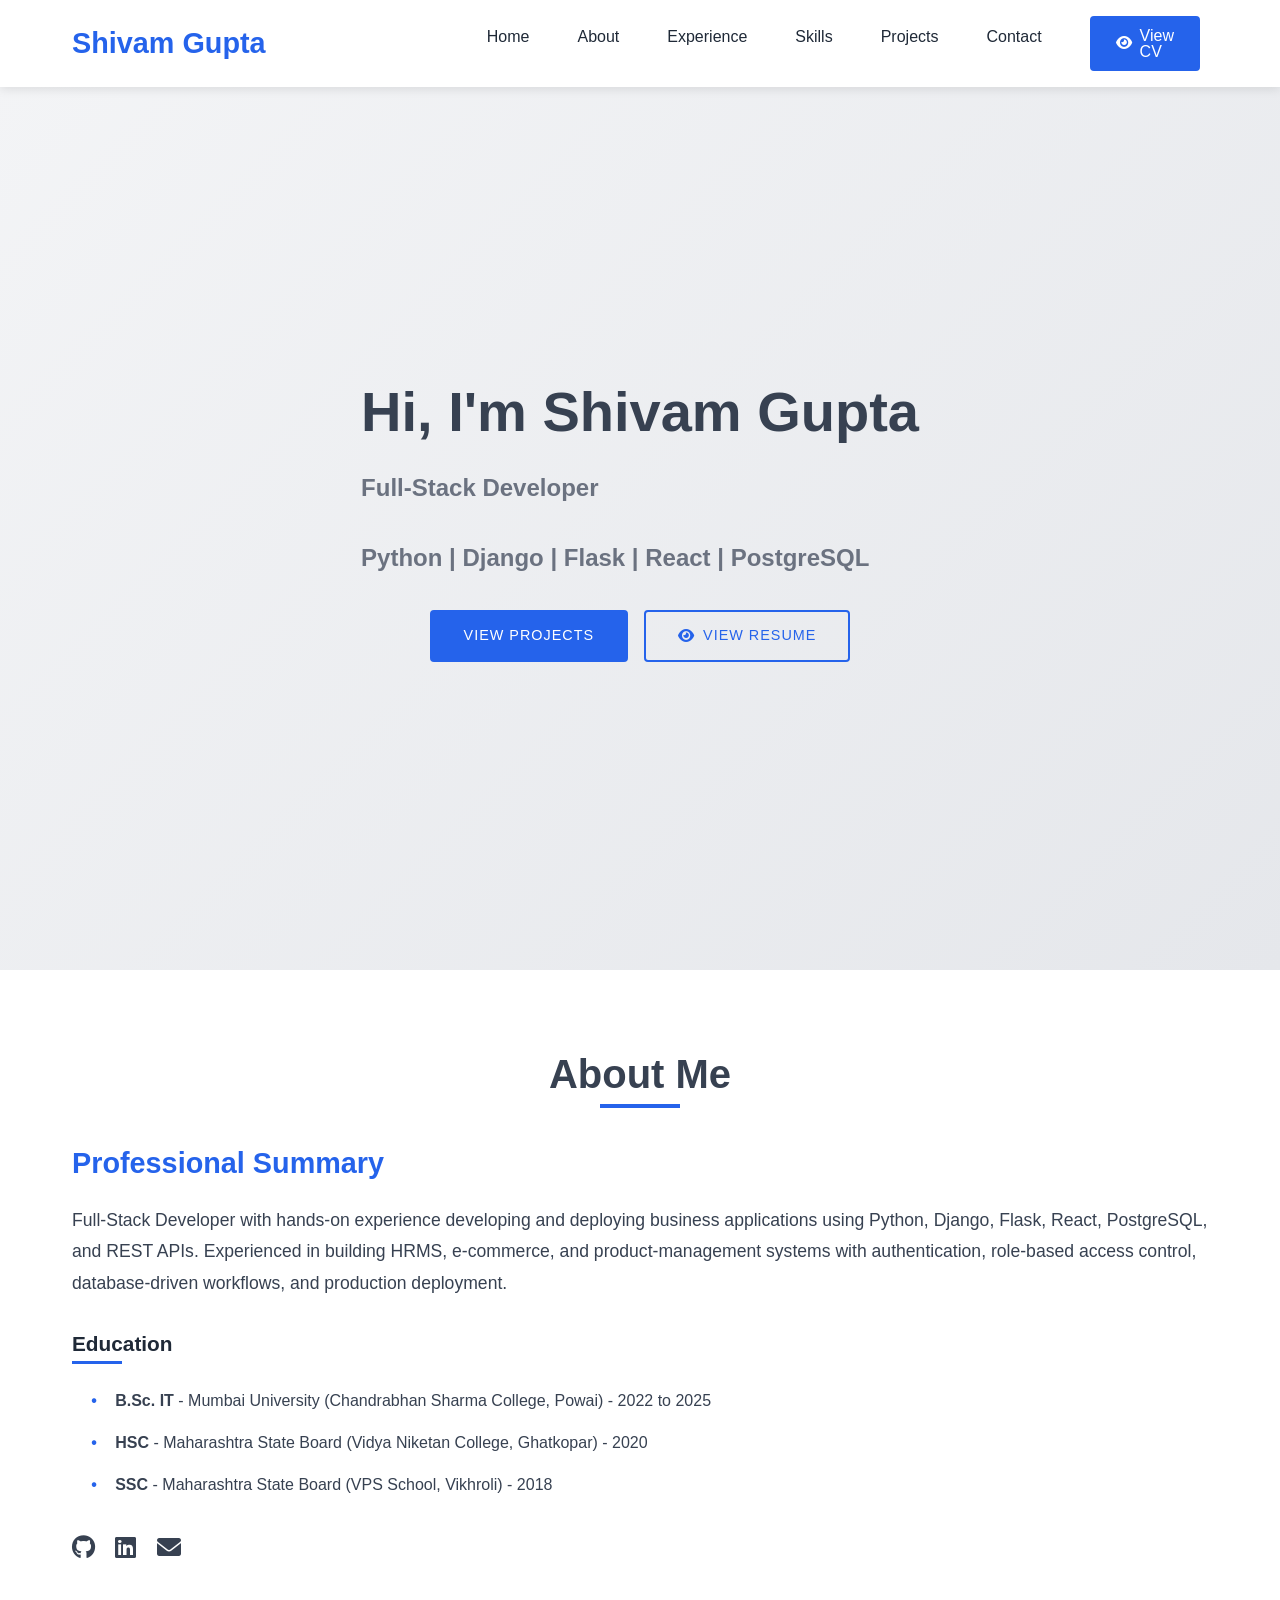
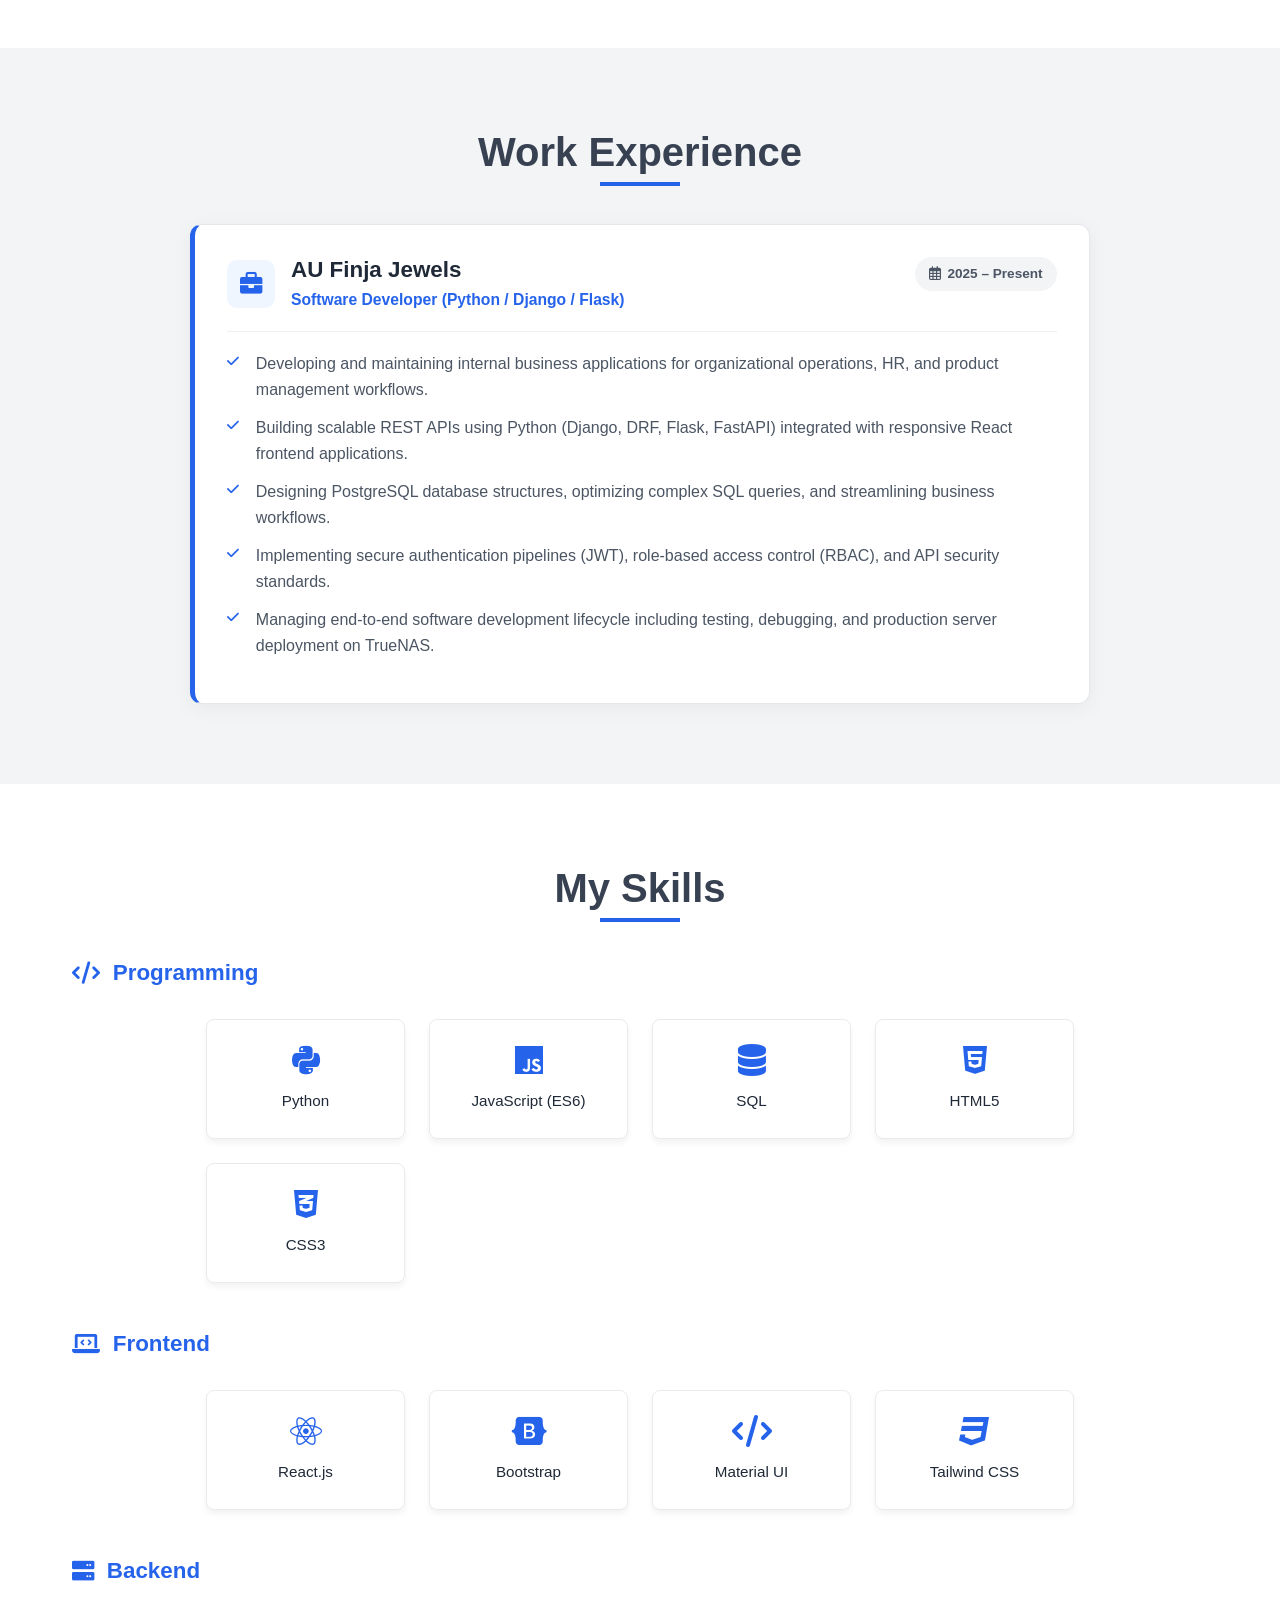
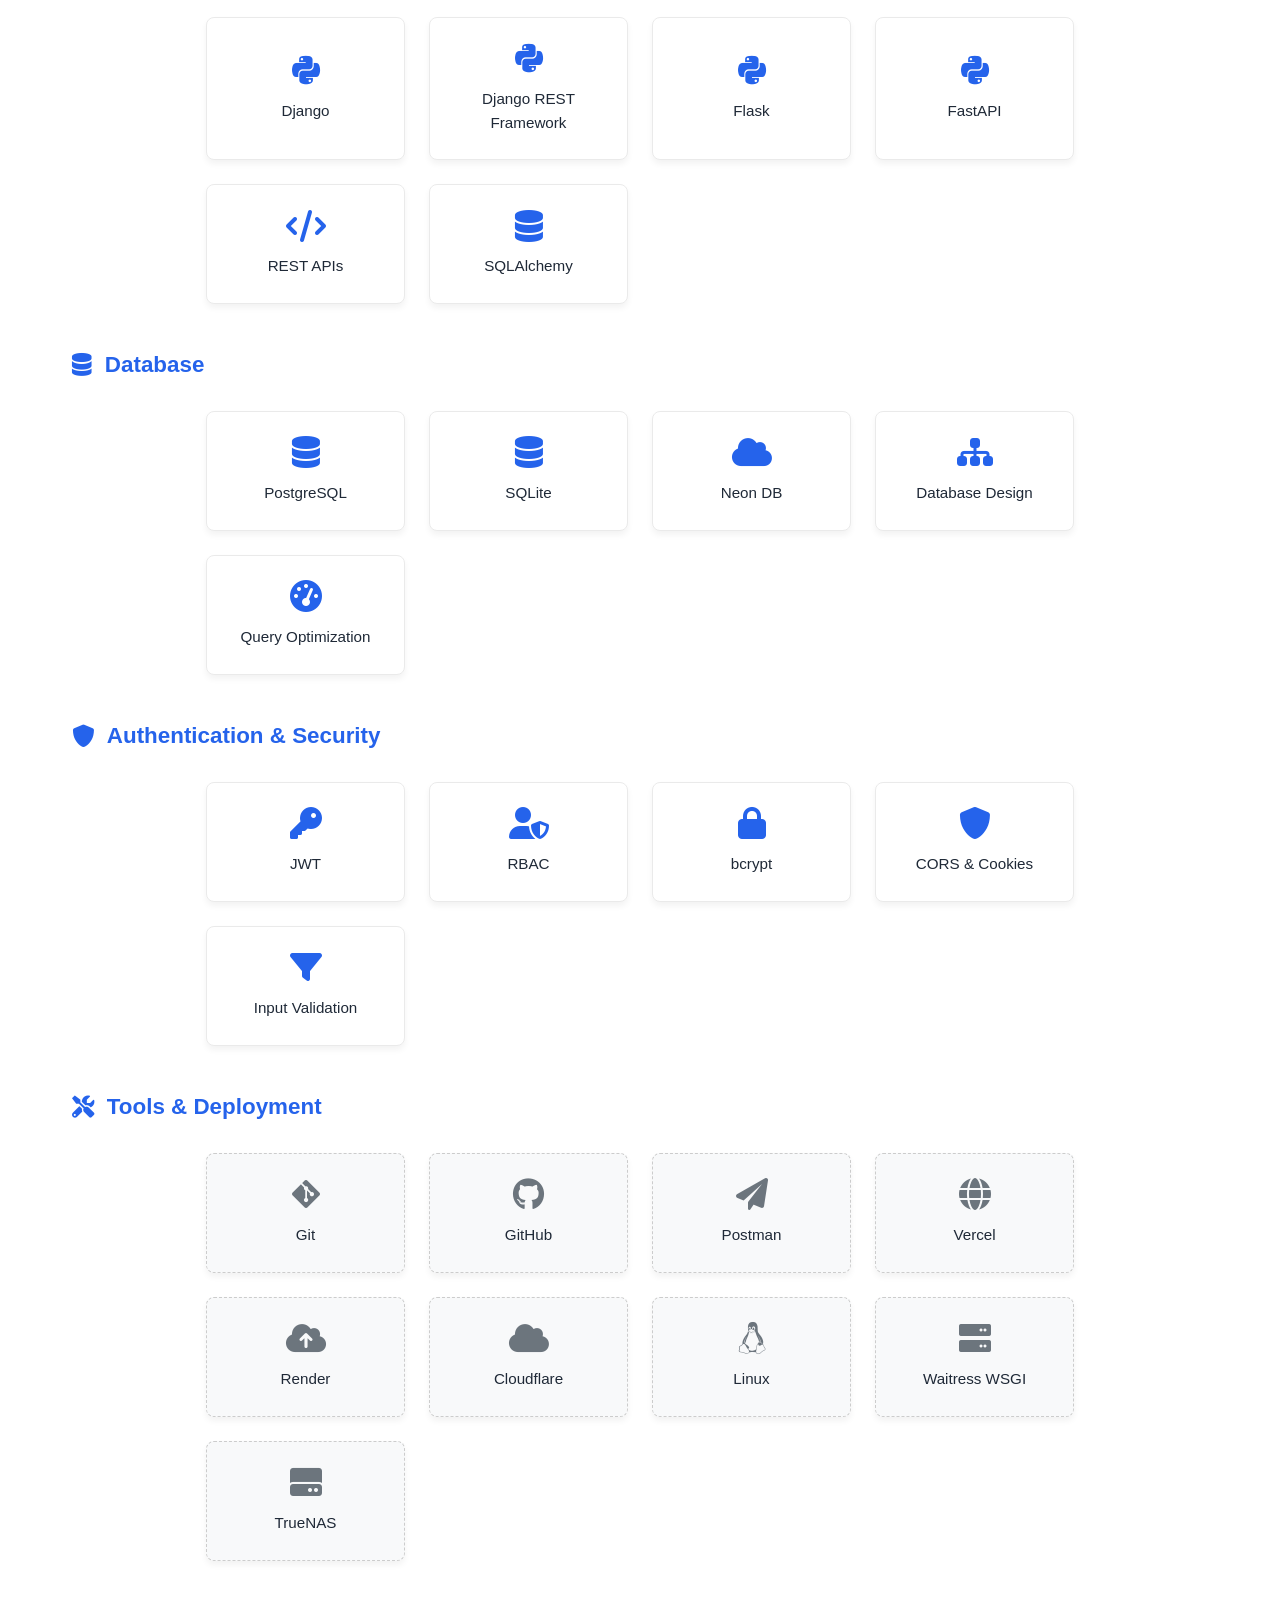
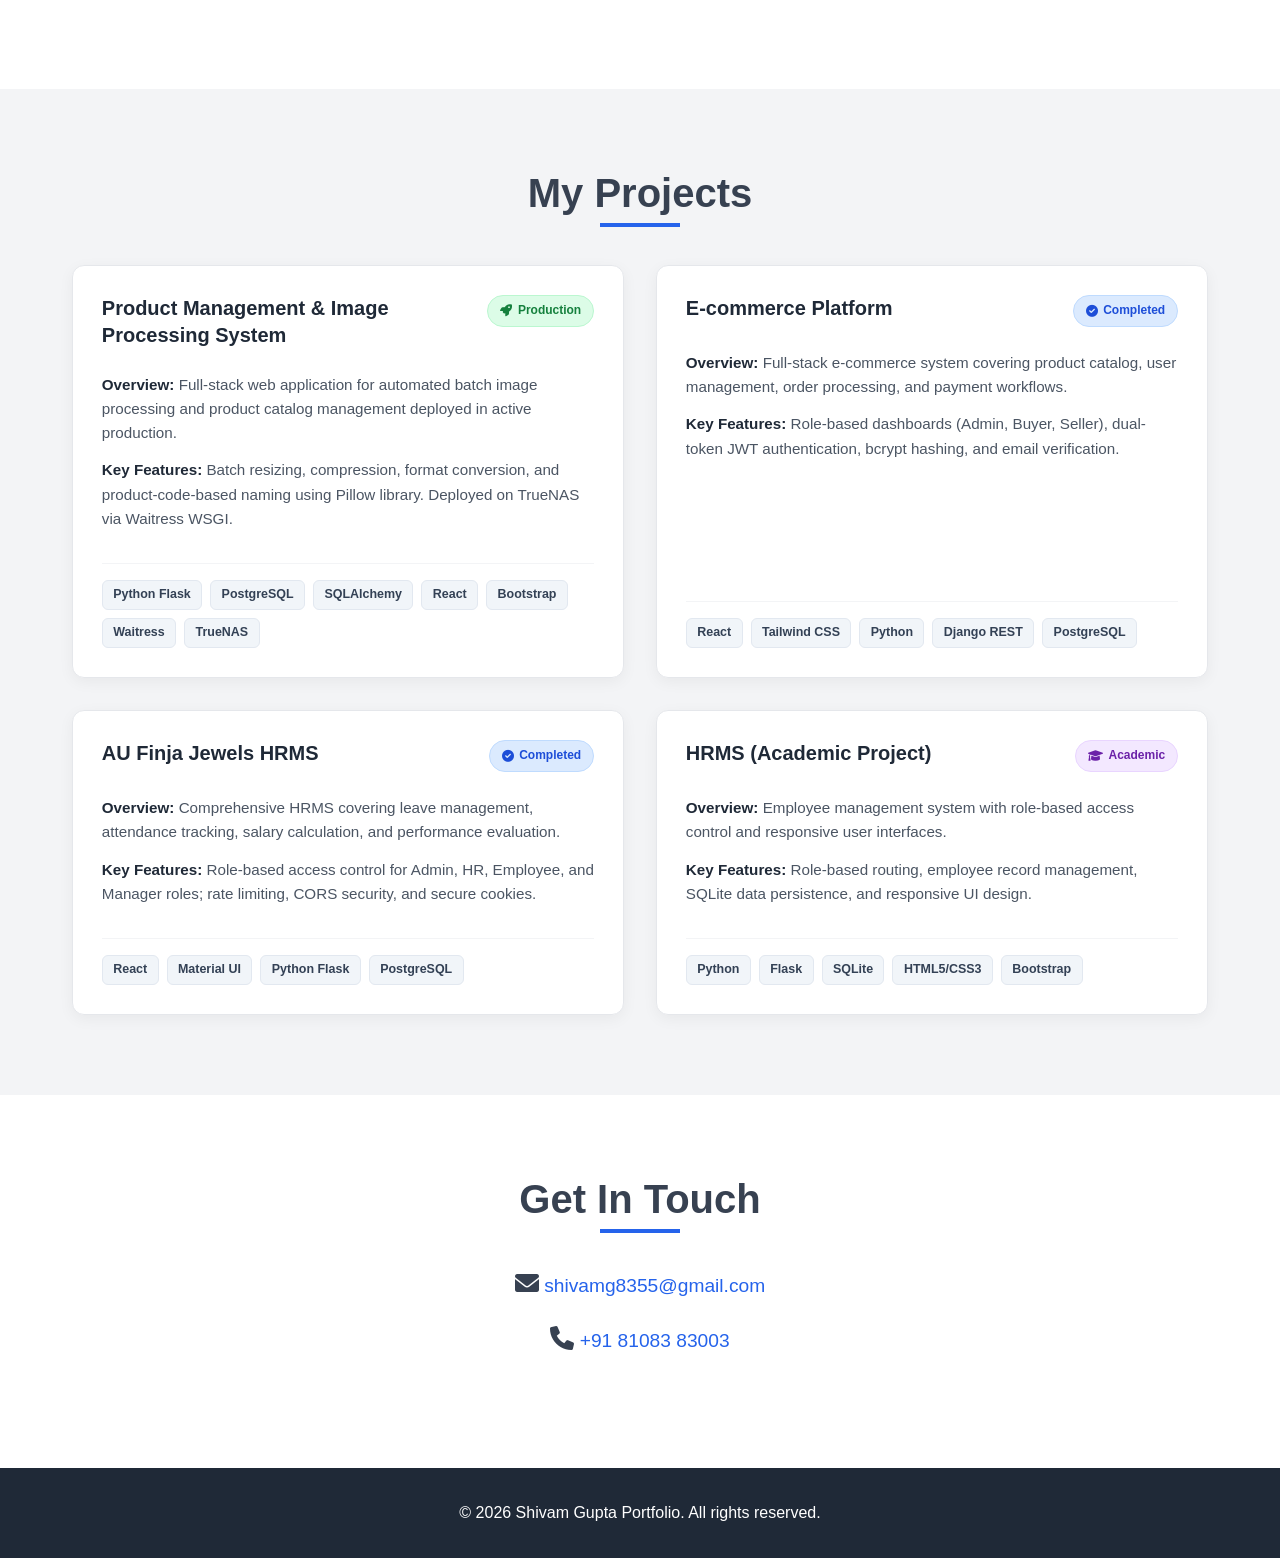
<file: index.html>
<!DOCTYPE html>
<html lang="en">

<head>
    <meta charset="UTF-8">
    <meta name="viewport" content="width=device-width, initial-scale=1.0">
    <title>Shivam Gupta - Full-Stack Developer</title>
    <link rel="stylesheet" href="style.css">
    <link rel="icon" type="image/png" href="favicon.png">
    <link rel="stylesheet" href="https://cdnjs.cloudflare.com/ajax/libs/font-awesome/6.0.0-beta3/css/all.min.css">
</head>

<body>
    <nav id="navbar">
        <div class="container">
            <h1 class="logo">Shivam Gupta</h1>
            <div class="menu-btn">
                <div class="menu-btn__lines"></div>
            </div>
            <ul class="nav-links">
                <li class="nav-item"><a href="#home" class="nav-link">Home</a></li>
                <li class="nav-item"><a href="#about" class="nav-link">About</a></li>
                <li class="nav-item"><a href="#experience" class="nav-link">Experience</a></li>
                <li class="nav-item"><a href="#skills" class="nav-link">Skills</a></li>
                <li class="nav-item"><a href="#projects" class="nav-link">Projects</a></li>
                <li class="nav-item"><a href="#contact" class="nav-link">Contact</a></li>
                <li class="nav-item"><a href="resume.html" class="nav-link btn-download"><i class="fas fa-eye"></i> View
                        CV</a></li>
            </ul>
        </div>
    </nav>

    <header id="home" class="hero">
        <div class="container">
            <div class="hero-content">
                <h1><strong>Hi, I'm Shivam Gupta</strong></h1>
                <p><strong>Full-Stack Developer</strong></p>
                <p><strong>Python | Django | Flask | React | PostgreSQL</strong></p>
                <div class="hero-buttons">
                    <a href="#projects" class="btn">View Projects</a>
                    <a href="resume.html" class="btn btn-outline">
                        <i class="fas fa-eye"></i> View Resume
                    </a>
                </div>
            </div>
        </div>
    </header>

    <section id="about" class="section">
        <div class="container">
            <h2>About Me</h2>
            <div class="about-content">
                <div class="about-text">
                    <h3>Professional Summary</h3>
                    <p>Full-Stack Developer with hands-on experience developing and deploying business applications using Python, Django, Flask, React, PostgreSQL, and REST APIs. Experienced in building HRMS, e-commerce, and product-management systems with authentication, role-based access control, database-driven workflows, and production deployment.</p>

                    <h4>Education</h4>
                    <ul class="education-list">
                        <li><strong>B.Sc. IT</strong> - Mumbai University (Chandrabhan Sharma College, Powai) - 2022 to 2025</li>
                        <li><strong>HSC</strong> - Maharashtra State Board (Vidya Niketan College, Ghatkopar) - 2020</li>
                        <li><strong>SSC</strong> - Maharashtra State Board (VPS School, Vikhroli) - 2018</li>
                    </ul>

                    <div class="social-links">
                        <a href="https://github.com/shivamg108" title="GitHub"><i class="fab fa-github"></i></a>
                        <a href="https://www.linkedin.com/in/shivam-gupta-35264a30b" title="LinkedIn"><i class="fab fa-linkedin"></i></a>
                        <a class="email-link" href="mailto:shivamg8355@gmail.com" title="Email me">
                            <i class="fas fa-envelope"></i>
                        </a>
                    </div>
                </div>
            </div>
        </div>
    </section>

    <section id="experience" class="section bg-light">
        <div class="container">
            <h2>Work Experience</h2>
            <div class="experience-container">
                <div class="experience-card">
                    <div class="experience-header">
                        <div class="company-info">
                            <div class="company-icon"><i class="fas fa-briefcase"></i></div>
                            <div>
                                <h3>AU Finja Jewels</h3>
                                <p class="role-title">Software Developer (Python / Django / Flask)</p>
                            </div>
                        </div>
                        <span class="experience-date"><i class="far fa-calendar-alt"></i> 2025 – Present</span>
                    </div>
                    <ul class="experience-bullets">
                        <li><i class="fas fa-check"></i> Developing and maintaining internal business applications for organizational operations, HR, and product management workflows.</li>
                        <li><i class="fas fa-check"></i> Building scalable REST APIs using Python (Django, DRF, Flask, FastAPI) integrated with responsive React frontend applications.</li>
                        <li><i class="fas fa-check"></i> Designing PostgreSQL database structures, optimizing complex SQL queries, and streamlining business workflows.</li>
                        <li><i class="fas fa-check"></i> Implementing secure authentication pipelines (JWT), role-based access control (RBAC), and API security standards.</li>
                        <li><i class="fas fa-check"></i> Managing end-to-end software development lifecycle including testing, debugging, and production server deployment on TrueNAS.</li>
                    </ul>
                </div>
            </div>
        </div>
    </section>

    <section id="skills" class="section">
        <div class="container">
            <h2>My Skills</h2>
            <div class="skills-container">
                <div class="skill-category">
                    <h3><i class="fas fa-code"></i> Programming</h3>
                    <div class="skills-grid">
                        <div class="skill-item"><i class="fab fa-python"></i><span>Python</span></div>
                        <div class="skill-item"><i class="fab fa-js"></i><span>JavaScript (ES6)</span></div>
                        <div class="skill-item"><i class="fas fa-database"></i><span>SQL</span></div>
                        <div class="skill-item"><i class="fab fa-html5"></i><span>HTML5</span></div>
                        <div class="skill-item"><i class="fab fa-css3-alt"></i><span>CSS3</span></div>
                    </div>
                </div>

                <div class="skill-category">
                    <h3><i class="fas fa-laptop-code"></i> Frontend</h3>
                    <div class="skills-grid">
                        <div class="skill-item"><i class="fab fa-react"></i><span>React.js</span></div>
                        <div class="skill-item"><i class="fab fa-bootstrap"></i><span>Bootstrap</span></div>
                        <div class="skill-item"><i class="fas fa-code"></i><span>Material UI</span></div>
                        <div class="skill-item"><i class="fab fa-css3"></i><span>Tailwind CSS</span></div>
                    </div>
                </div>

                <div class="skill-category">
                    <h3><i class="fas fa-server"></i> Backend</h3>
                    <div class="skills-grid">
                        <div class="skill-item"><i class="fab fa-python"></i><span>Django</span></div>
                        <div class="skill-item"><i class="fab fa-python"></i><span>Django REST Framework</span></div>
                        <div class="skill-item"><i class="fab fa-python"></i><span>Flask</span></div>
                        <div class="skill-item"><i class="fab fa-python"></i><span>FastAPI</span></div>
                        <div class="skill-item"><i class="fas fa-code"></i><span>REST APIs</span></div>
                        <div class="skill-item"><i class="fas fa-database"></i><span>SQLAlchemy</span></div>
                    </div>
                </div>

                <div class="skill-category">
                    <h3><i class="fas fa-database"></i> Database</h3>
                    <div class="skills-grid">
                        <div class="skill-item"><i class="fas fa-database"></i><span>PostgreSQL</span></div>
                        <div class="skill-item"><i class="fas fa-database"></i><span>SQLite</span></div>
                        <div class="skill-item"><i class="fas fa-cloud"></i><span>Neon DB</span></div>
                        <div class="skill-item"><i class="fas fa-sitemap"></i><span>Database Design</span></div>
                        <div class="skill-item"><i class="fas fa-tachometer-alt"></i><span>Query Optimization</span></div>
                    </div>
                </div>

                <div class="skill-category">
                    <h3><i class="fas fa-shield-alt"></i> Authentication & Security</h3>
                    <div class="skills-grid">
                        <div class="skill-item"><i class="fas fa-key"></i><span>JWT</span></div>
                        <div class="skill-item"><i class="fas fa-user-shield"></i><span>RBAC</span></div>
                        <div class="skill-item"><i class="fas fa-lock"></i><span>bcrypt</span></div>
                        <div class="skill-item"><i class="fas fa-shield-alt"></i><span>CORS & Cookies</span></div>
                        <div class="skill-item"><i class="fas fa-filter"></i><span>Input Validation</span></div>
                    </div>
                </div>

                <div class="skill-category">
                    <h3><i class="fas fa-tools"></i> Tools & Deployment</h3>
                    <div class="skills-grid">
                        <div class="skill-item"><i class="fab fa-git-alt"></i><span>Git</span></div>
                        <div class="skill-item"><i class="fab fa-github"></i><span>GitHub</span></div>
                        <div class="skill-item"><i class="fas fa-paper-plane"></i><span>Postman</span></div>
                        <div class="skill-item"><i class="fas fa-globe"></i><span>Vercel</span></div>
                        <div class="skill-item"><i class="fas fa-cloud-upload-alt"></i><span>Render</span></div>
                        <div class="skill-item"><i class="fas fa-cloud"></i><span>Cloudflare</span></div>
                        <div class="skill-item"><i class="fab fa-linux"></i><span>Linux</span></div>
                        <div class="skill-item"><i class="fas fa-server"></i><span>Waitress WSGI</span></div>
                        <div class="skill-item"><i class="fas fa-hdd"></i><span>TrueNAS</span></div>
                    </div>
                </div>
            </div>
        </div>
    </section>

    <section id="projects" class="section bg-light">
        <div class="container">
            <h2>My Projects</h2>
            <div class="projects-grid">
                <div class="project-card">
                    <div class="project-header">
                        <div class="project-title-area">
                            <h3>Product Management & Image Processing System</h3>
                            <span class="badge badge-production"><i class="fas fa-rocket"></i> Production</span>
                        </div>
                    </div>
                    <div class="project-body">
                        <p class="project-desc"><strong>Overview:</strong> Full-stack web application for automated batch image processing and product catalog management deployed in active production.</p>
                        <p class="project-desc"><strong>Key Features:</strong> Batch resizing, compression, format conversion, and product-code-based naming using Pillow library. Deployed on TrueNAS via Waitress WSGI.</p>
                    </div>
                    <div class="project-footer">
                        <div class="tech-tags">
                            <span class="tag">Python Flask</span>
                            <span class="tag">PostgreSQL</span>
                            <span class="tag">SQLAlchemy</span>
                            <span class="tag">React</span>
                            <span class="tag">Bootstrap</span>
                            <span class="tag">Waitress</span>
                            <span class="tag">TrueNAS</span>
                        </div>
                    </div>
                </div>

                <div class="project-card">
                    <div class="project-header">
                        <div class="project-title-area">
                            <h3>E-commerce Platform</h3>
                            <span class="badge badge-completed"><i class="fas fa-check-circle"></i> Completed</span>
                        </div>
                    </div>
                    <div class="project-body">
                        <p class="project-desc"><strong>Overview:</strong> Full-stack e-commerce system covering product catalog, user management, order processing, and payment workflows.</p>
                        <p class="project-desc"><strong>Key Features:</strong> Role-based dashboards (Admin, Buyer, Seller), dual-token JWT authentication, bcrypt hashing, and email verification.</p>
                    </div>
                    <div class="project-footer">
                        <div class="tech-tags">
                            <span class="tag">React</span>
                            <span class="tag">Tailwind CSS</span>
                            <span class="tag">Python</span>
                            <span class="tag">Django REST</span>
                            <span class="tag">PostgreSQL</span>
                        </div>
                    </div>
                </div>

                <div class="project-card">
                    <div class="project-header">
                        <div class="project-title-area">
                            <h3>AU Finja Jewels HRMS</h3>
                            <span class="badge badge-completed"><i class="fas fa-check-circle"></i> Completed</span>
                        </div>
                    </div>
                    <div class="project-body">
                        <p class="project-desc"><strong>Overview:</strong> Comprehensive HRMS covering leave management, attendance tracking, salary calculation, and performance evaluation.</p>
                        <p class="project-desc"><strong>Key Features:</strong> Role-based access control for Admin, HR, Employee, and Manager roles; rate limiting, CORS security, and secure cookies.</p>
                    </div>
                    <div class="project-footer">
                        <div class="tech-tags">
                            <span class="tag">React</span>
                            <span class="tag">Material UI</span>
                            <span class="tag">Python Flask</span>
                            <span class="tag">PostgreSQL</span>
                        </div>
                    </div>
                </div>

                <div class="project-card">
                    <div class="project-header">
                        <div class="project-title-area">
                            <h3>HRMS (Academic Project)</h3>
                            <span class="badge badge-academic"><i class="fas fa-graduation-cap"></i> Academic</span>
                        </div>
                    </div>
                    <div class="project-body">
                        <p class="project-desc"><strong>Overview:</strong> Employee management system with role-based access control and responsive user interfaces.</p>
                        <p class="project-desc"><strong>Key Features:</strong> Role-based routing, employee record management, SQLite data persistence, and responsive UI design.</p>
                    </div>
                    <div class="project-footer">
                        <div class="tech-tags">
                            <span class="tag">Python</span>
                            <span class="tag">Flask</span>
                            <span class="tag">SQLite</span>
                            <span class="tag">HTML5/CSS3</span>
                            <span class="tag">Bootstrap</span>
                        </div>
                    </div>
                </div>
            </div>
        </div>
    </section>
    <section id="contact" class="section">
        <div class="container">
            <h2>Get In Touch</h2>
            <div class="contact-content">
                <div class="contact-info">
                    <p><i class="fas fa-envelope"></i> <a href="mailto:shivamg8355@gmail.com">shivamg8355@gmail.com</a>
                    </p>
                    <p><i class="fas fa-phone"></i> <a href="tel:+918108383003">+91 81083 83003</a></p>
                </div>
                <!-- <form id="contact-form" action="mailto:shivamg8355@gmail.com" method="post" enctype="text/plain">
                    <input type="text" name="name" placeholder="Your Name" required>
                    <input type="email" name="email" placeholder="Your Email" required>
                    <textarea name="message" placeholder="Your Message" required></textarea>
                    <button type="submit" class="btn">Send Message</button>
                </form> -->
            </div>
        </div>
    </section>
    <footer>
        <div class="container">
            <p>&copy; <span id="year"></span> Shivam Gupta Portfolio. All rights reserved.</p>
        </div>
    </footer>

    <script src="main.js"></script>
</body>

</html>
</file>
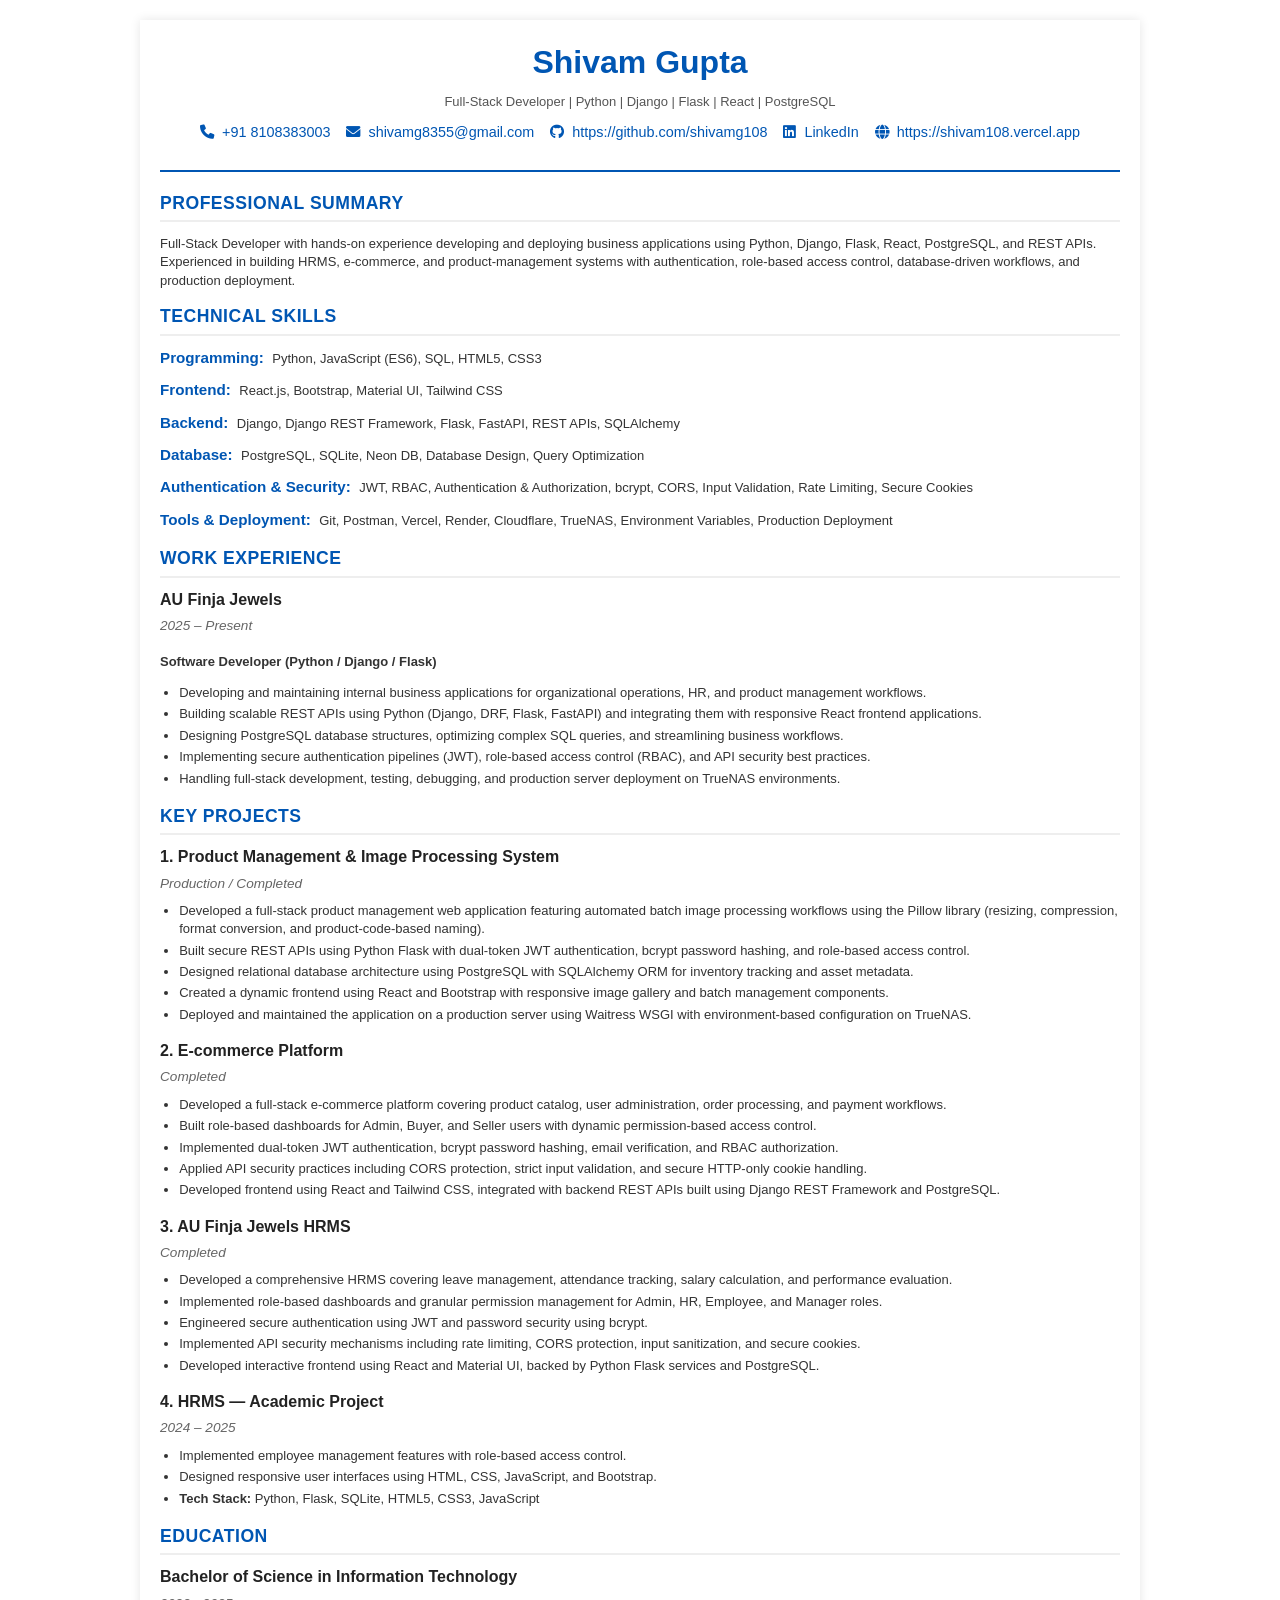
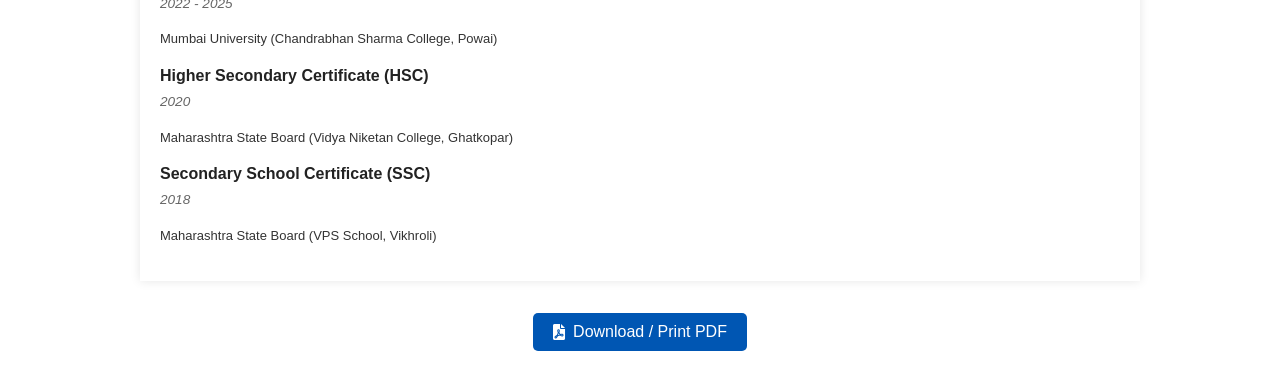
<file: 1resume.html>
<!DOCTYPE html>
<html lang="en">

<head>
    <meta charset="UTF-8">
    <meta name="viewport" content="width=device-width, initial-scale=1.0">
    <title>Shivam Gupta - Resume</title>
    <link rel="icon" type="image/png" href="favicon.png">
    <link rel="stylesheet" href="https://cdnjs.cloudflare.com/ajax/libs/font-awesome/6.0.0-beta3/css/all.min.css">
    <style>
        :root {
            --primary-color: #0056b3;
            --text-color: #333333;
            --bg-color: #ffffff;
            --light-gray: #f0f0f0;
        }

        body.resume-page {
            max-width: 1000px;
            margin: 0 auto;
            background: var(--bg-color);
            color: var(--text-color);
            font-family: 'Segoe UI', Tahoma, Geneva, Verdana, sans-serif;
            font-size: 13px;
            line-height: 1.4;
            padding: 20px;
        }

        .container {
            background: #fff;
            padding: 20px;
            box-shadow: 0 0 10px rgba(0, 0, 0, 0.1);
        }

        .resume-header {
            text-align: center;
            margin-bottom: 1.2rem;
            border-bottom: 2px solid var(--primary-color);
            padding-bottom: 1rem;
        }

        .resume-header h1 {
            color: var(--primary-color);
            margin: 0;
            font-size: 2rem;
        }

        .resume-header p {
            color: #555;
            margin: 0.5rem 0;
            font-weight: 500;
        }

        .contact-info {
            display: flex;
            justify-content: center;
            flex-wrap: wrap;
            gap: 1rem;
            margin: 0.7rem 0;
        }

        .contact-info a {
            color: var(--primary-color);
            text-decoration: none;
            display: flex;
            align-items: center;
            gap: 0.5rem;
            font-size: 0.9rem;
        }

        .resume-section {
            margin-bottom: 0.8rem;
        }

        .resume-section h2 {
            color: var(--primary-color);
            border-bottom: 2px solid #eee;
            padding-bottom: 0.3rem;
            margin-bottom: 0.7rem;
            text-transform: uppercase;
            font-size: 1.1rem;
            letter-spacing: 0.5px;
        }

        .resume-item {
            margin-bottom: 1rem;
        }

        .resume-item h3 {
            margin: 0.3rem 0;
            color: #222;
            font-size: 1rem;
        }

        .resume-item .date {
            color: #666;
            font-style: italic;
            font-size: 0.85rem;
            margin-bottom: 0.3rem;
            display: inline-block;
        }

        .resume-item ul {
            margin: 0.3rem 0 0 1.2rem;
            padding: 0;
        }

        .resume-item li {
            margin-bottom: 0.2rem;
        }

        .skill-category {
            margin-bottom: 0.6rem;
            line-height: 1.5;
        }

        .skill-category strong {
            color: var(--primary-color);
            font-size: 0.95rem;
            margin-right: 0.3rem;
        }

        .btn {
            background-color: var(--primary-color);
            color: white;
            padding: 10px 20px;
            text-decoration: none;
            border-radius: 5px;
            border: none;
            cursor: pointer;
            font-size: 1rem;
            display: inline-flex;
            align-items: center;
            gap: 8px;
            transition: background 0.3s;
        }

        .btn:hover {
            background-color: #004494;
        }

        @media print {
            @page {
                margin: 0.5cm;
                size: A4;
            }

            body {
                background: white !important;
                color: black !important;
                -webkit-print-color-adjust: exact !important;
                print-color-adjust: exact !important;
            }

            * {
                -webkit-print-color-adjust: exact !important;
                print-color-adjust: exact !important;
            }

            .container {
                box-shadow: none;
            }

            .resume-page {
                width: 100%;
                max-width: 100%;
                margin: 0;
                padding: 0;
                font-size: 11pt;
                line-height: 1.3;
            }

            .resume-header h1 {
                color: var(--primary-color) !important;
            }

            .resume-section h2 {
                color: var(--primary-color) !important;
                border-bottom: 2px solid var(--primary-color) !important;
            }

            .contact-info a {
                color: var(--primary-color) !important;
                text-decoration: none;
            }


            .no-print {
                display: none !important;
            }

            .print-only {
                display: block !important;
                margin-top: 2rem;
                padding-top: 1rem;
                border-top: 1px solid #ccc;
                text-align: center;
                font-size: 0.9em;
                page-break-inside: avoid;
            }

            a {
                text-decoration: none;
                color: inherit;
            }

            h2,
            h3 {
                break-after: avoid;
            }

            li,
            .skill-category {
                break-inside: avoid;
            }
        }

        @media screen {
            .print-only {
                display: none;
            }
        }
    </style>
</head>

<body class="resume-page">

    <div class="container">

        <div class="resume-header">
            <h1>Shivam Gupta</h1>
            <p>Full-Stack Developer | Python | Django | Flask | React | PostgreSQL</p>
            <div class="contact-info">
                <a href="tel:+918108383003">
                    <i class="fas fa-phone"></i> +91 8108383003
                </a>
                <a href="mailto:shivamg8355@gmail.com">
                    <i class="fas fa-envelope"></i> shivamg8355@gmail.com
                </a>
                <a href="https://github.com/shivamg108" target="_blank">
                    <i class="fab fa-github"></i> https://github.com/shivamg108
                </a>
                <a href="https://www.linkedin.com/in/shivam-gupta-35264a30b" target="_blank">
                    <i class="fab fa-linkedin"></i> LinkedIn
                </a>
                <a href="https://shivam108.vercel.app/" target="_blank">
                    <i class="fas fa-globe"></i> https://shivam108.vercel.app
                </a>
            </div>
        </div>

        <div class="resume-section">
            <h2>Professional Summary</h2>
            <p>
                Full-Stack Developer with hands-on experience developing and deploying business applications using
                Python, Django, Flask, React, PostgreSQL, and REST APIs. Experienced in building HRMS, e-commerce, and
                product-management systems with authentication, role-based access control, database-driven workflows,
                and production deployment.
            </p>
        </div>

        <div class="resume-section">
            <h2>Technical Skills</h2>
            <div class="skill-category">
                <strong>Programming:</strong> Python, JavaScript (ES6), SQL, HTML5, CSS3
            </div>
            <div class="skill-category">
                <strong>Frontend:</strong> React.js, Bootstrap, Material UI, Tailwind CSS
            </div>
            <div class="skill-category">
                <strong>Backend:</strong> Django, Django REST Framework, Flask, FastAPI, REST APIs, SQLAlchemy
            </div>
            <div class="skill-category">
                <strong>Database:</strong> PostgreSQL, SQLite, Neon DB, Database Design, Query Optimization
            </div>
            <div class="skill-category">
                <strong>Authentication & Security:</strong> JWT, RBAC, Authentication & Authorization, bcrypt, CORS,
                Input Validation, Rate Limiting, Secure Cookies
            </div>
            <div class="skill-category">
                <strong>Tools & Deployment:</strong> Git, Postman, Vercel, Render, Cloudflare, TrueNAS, Environment
                Variables, Production Deployment
            </div>
        </div>

        <div class="resume-section">
            <h2>Work Experience</h2>
            <div class="resume-item">
                <h3>AU Finja Jewels</h3>
                <div class="date">2025 – Present</div>
                <p><strong>Software Developer (Python / Django / Flask)</strong></p>
                <ul>
                    <li>
                        Developing and maintaining internal business applications for organizational operations, HR, and
                        product management workflows.
                    </li>
                    <li>
                        Building scalable REST APIs using Python (Django, DRF, Flask, FastAPI) and integrating them with
                        responsive React frontend applications.
                    </li>
                    <li>
                        Designing PostgreSQL database structures, optimizing complex SQL queries, and streamlining
                        business workflows.
                    </li>
                    <li>
                        Implementing secure authentication pipelines (JWT), role-based access control (RBAC), and API
                        security best practices.
                    </li>
                    <li>
                        Handling full-stack development, testing, debugging, and production server deployment on TrueNAS
                        environments.
                    </li>
                </ul>
            </div>
        </div>

        <div class="resume-section">
            <h2>Key Projects</h2>
            <div class="resume-item">
                <h3>1. Product Management & Image Processing System</h3>
                <div class="date">Production / Completed</div>
                <ul>
                    <li>
                        Developed a full-stack product management web application featuring automated batch image
                        processing workflows using the Pillow library (resizing, compression, format conversion, and
                        product-code-based naming).
                    </li>
                    <li>
                        Built secure REST APIs using Python Flask with dual-token JWT authentication, bcrypt password
                        hashing, and role-based access control.
                    </li>
                    <li>
                        Designed relational database architecture using PostgreSQL with SQLAlchemy ORM for inventory
                        tracking and asset metadata.
                    </li>
                    <li>
                        Created a dynamic frontend using React and Bootstrap with responsive image gallery and batch
                        management components.
                    </li>
                    <li>
                        Deployed and maintained the application on a production server using Waitress WSGI with
                        environment-based configuration on TrueNAS.
                    </li>
                </ul>
            </div>
            <div class="resume-item">
                <h3>2. E-commerce Platform</h3>
                <div class="date">Completed</div>
                <ul>
                    <li>
                        Developed a full-stack e-commerce platform covering product catalog, user administration, order
                        processing, and payment workflows.
                    </li>
                    <li>
                        Built role-based dashboards for Admin, Buyer, and Seller users with dynamic permission-based
                        access control.
                    </li>
                    <li>
                        Implemented dual-token JWT authentication, bcrypt password hashing, email verification, and RBAC
                        authorization.
                    </li>
                    <li>
                        Applied API security practices including CORS protection, strict input validation, and secure
                        HTTP-only cookie handling.
                    </li>
                    <li>
                        Developed frontend using React and Tailwind CSS, integrated with backend REST APIs built using
                        Django REST Framework and PostgreSQL.
                    </li>
                </ul>
            </div>
            <div class="resume-item">
                <h3>3. AU Finja Jewels HRMS</h3>
                <div class="date">Completed</div>
                <ul>
                    <li>
                        Developed a comprehensive HRMS covering leave management, attendance tracking, salary
                        calculation, and performance evaluation.
                    </li>
                    <li>
                        Implemented role-based dashboards and granular permission management for Admin, HR, Employee,
                        and Manager roles.
                    </li>
                    <li>
                        Engineered secure authentication using JWT and password security using bcrypt.
                    </li>
                    <li>
                        Implemented API security mechanisms including rate limiting, CORS protection, input
                        sanitization, and secure cookies.
                    </li>
                    <li>
                        Developed interactive frontend using React and Material UI, backed by Python Flask services and
                        PostgreSQL.
                    </li>
                </ul>
            </div>
            <div class="resume-item">
                <h3>4. HRMS — Academic Project</h3>
                <div class="date">2024 – 2025</div>
                <ul>
                    <li>
                        Implemented employee management features with role-based access control.
                    </li>
                    <li>
                        Designed responsive user interfaces using HTML, CSS, JavaScript, and Bootstrap.
                    </li>
                    <li>
                        <strong>Tech Stack:</strong> Python, Flask, SQLite, HTML5, CSS3, JavaScript
                    </li>
                </ul>
            </div>
        </div>

        <div class="resume-section">
            <h2>Education</h2>
            <div class="resume-item">
                <h3>Bachelor of Science in Information Technology</h3>
                <div class="date">2022 - 2025</div>
                <p>Mumbai University (Chandrabhan Sharma College, Powai)</p>
            </div>
            <div class="resume-item">
                <h3>Higher Secondary Certificate (HSC)</h3>
                <div class="date">2020</div>
                <p>Maharashtra State Board (Vidya Niketan College, Ghatkopar)</p>
            </div>
            <div class="resume-item">
                <h3>Secondary School Certificate (SSC)</h3>
                <div class="date">2018</div>
                <p>Maharashtra State Board (VPS School, Vikhroli)</p>
            </div>
        </div>
    </div>
    <div class="no-print" style="text-align:center; margin:2rem 0 0;">
        <button onclick="window.print()" class="btn">
            <i class="fas fa-file-pdf"></i> Download / Print PDF
        </button>
    </div>
</body>

</html>
</file>
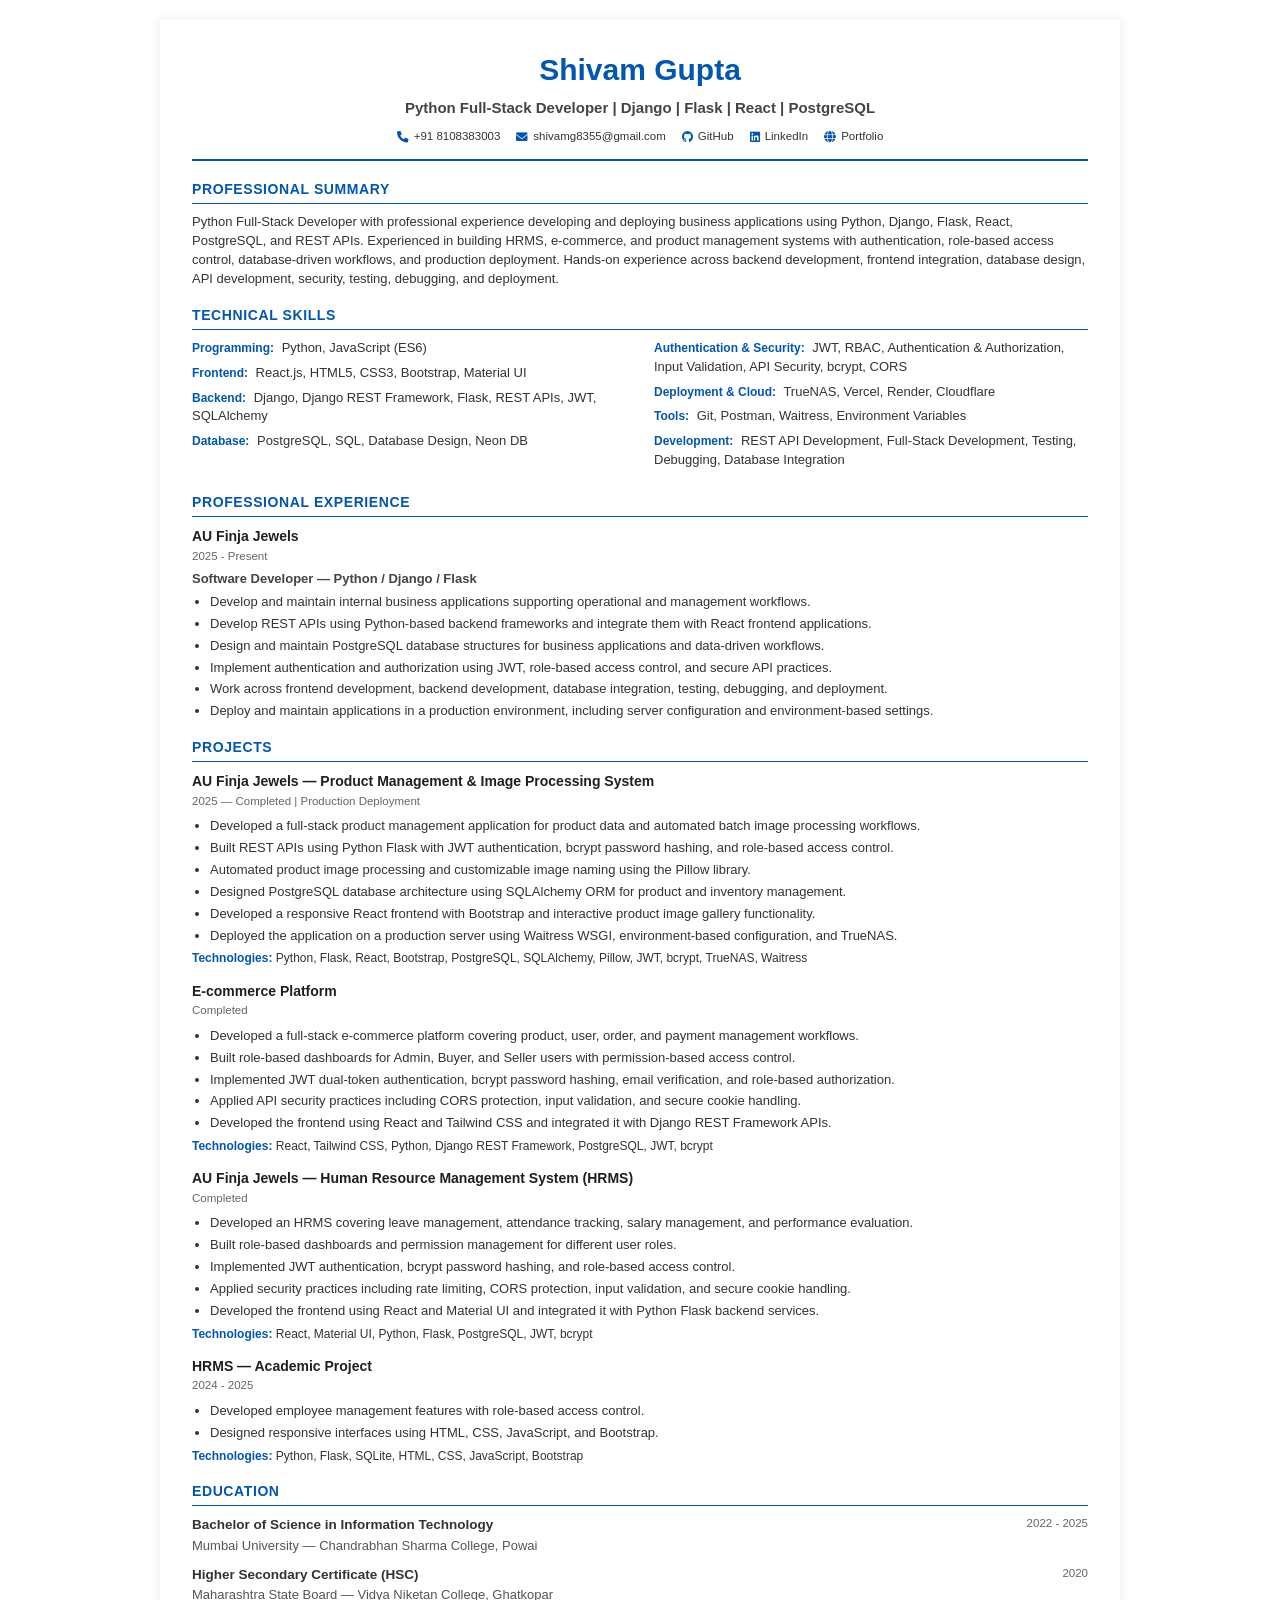
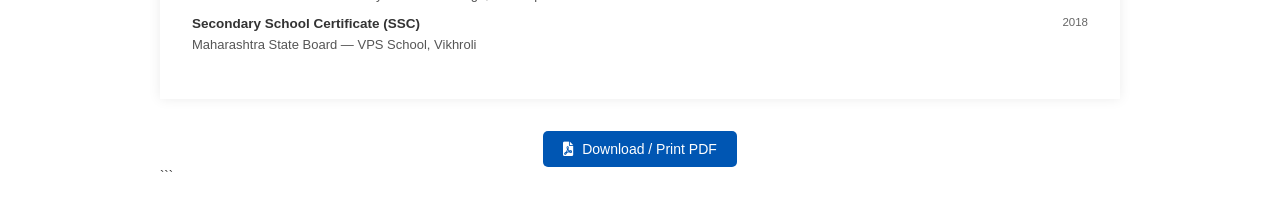
<file: resume.html>
<!DOCTYPE html>

<html lang="en">

<head>
    <meta charset="UTF-8">
    <meta name="viewport" content="width=device-width, initial-scale=1.0">

    <title>Shivam Gupta - Python Full-Stack Developer</title>

    <link rel="icon" type="image/png" href="favicon.png">
    <link rel="stylesheet" href="https://cdnjs.cloudflare.com/ajax/libs/font-awesome/6.0.0-beta3/css/all.min.css">

    <style>
        :root {
            --primary-color: #0056b3;
            --text-color: #333333;
            --heading-color: #1f1f1f;
            --muted-color: #666666;
            --border-color: #dddddd;
            --bg-color: #ffffff;
            --light-gray: #f5f7fa;
        }

        * {
            box-sizing: border-box;
        }

        body.resume-page {
            max-width: 1000px;
            margin: 0 auto;
            background: var(--bg-color);
            color: var(--text-color);
            font-family: "Segoe UI", Tahoma, Geneva, Verdana, sans-serif;
            font-size: 13px;
            line-height: 1.45;
            padding: 20px;
        }

        .container {
            background: #ffffff;
            padding: 28px 32px;
            box-shadow: 0 0 12px rgba(0, 0, 0, 0.08);
        }

        /* HEADER */

        .resume-header {
            text-align: center;
            margin-bottom: 18px;
            border-bottom: 2px solid var(--primary-color);
            padding-bottom: 14px;
        }

        .resume-header h1 {
            color: var(--primary-color);
            margin: 0;
            font-size: 30px;
            font-weight: 700;
        }

        .resume-header .headline {
            color: #444;
            margin: 5px 0 10px;
            font-size: 15px;
            font-weight: 600;
        }

        .contact-info {
            display: flex;
            justify-content: center;
            flex-wrap: wrap;
            gap: 8px 16px;
            margin-top: 8px;
        }

        .contact-info a {
            color: #333;
            text-decoration: none;
            display: inline-flex;
            align-items: center;
            gap: 5px;
            font-size: 11.5px;
        }

        .contact-info a:hover {
            color: var(--primary-color);
        }

        .contact-info i {
            color: var(--primary-color);
        }

        /* SECTIONS */

        .resume-section {
            margin-bottom: 16px;
        }

        .resume-section h2 {
            color: var(--primary-color);
            border-bottom: 1.5px solid var(--primary-color);
            padding-bottom: 4px;
            margin: 0 0 9px;
            text-transform: uppercase;
            font-size: 14px;
            letter-spacing: 0.6px;
        }

        .resume-section p {
            margin: 0;
        }

        /* EXPERIENCE / PROJECTS */

        .resume-item {
            margin-bottom: 13px;
        }

        .resume-item:last-child {
            margin-bottom: 0;
        }

        .resume-item h3 {
            margin: 0;
            color: var(--heading-color);
            font-size: 14px;
            font-weight: 700;
        }

        .resume-item .role {
            color: #444;
            font-weight: 600;
            margin: 2px 0;
        }

        .resume-item .date {
            color: var(--muted-color);
            font-size: 11.5px;
            margin-bottom: 4px;
            display: inline-block;
        }

        .resume-item ul {
            margin: 4px 0 0 18px;
            padding: 0;
        }

        .resume-item li {
            margin-bottom: 3px;
        }

        .resume-item li:last-child {
            margin-bottom: 0;
        }

        /* SKILLS */

        .skills-grid {
            display: grid;
            grid-template-columns: 1fr 1fr;
            column-gap: 28px;
        }

        .skill-category {
            margin-bottom: 6px;
            line-height: 1.45;
        }

        .skill-category strong {
            color: var(--primary-color);
            font-size: 12px;
            margin-right: 4px;
        }

        /* PROJECT TECHNOLOGIES */

        .technologies {
            margin-top: 5px;
            font-size: 12px;
        }

        .technologies strong {
            color: var(--primary-color);
        }

        /* EDUCATION */

        .education-item {
            display: flex;
            justify-content: space-between;
            align-items: flex-start;
            gap: 20px;
            margin-bottom: 9px;
        }

        .education-item h3 {
            margin: 0;
            font-size: 13.5px;
        }

        .education-item p {
            color: #555;
            margin-top: 2px;
        }

        .education-item .date {
            color: var(--muted-color);
            font-size: 11.5px;
            white-space: nowrap;
        }

        /* PRINT BUTTON */

        .btn {
            background-color: var(--primary-color);
            color: white;
            padding: 10px 20px;
            text-decoration: none;
            border-radius: 5px;
            border: none;
            cursor: pointer;
            font-size: 14px;
            display: inline-flex;
            align-items: center;
            gap: 8px;
            transition: background 0.3s;
        }

        .btn:hover {
            background-color: #004494;
        }

        /* PRINT */

        @media print {

            @page {
                margin: 0.45cm;
                size: A4;
            }

            body.resume-page {
                max-width: 100%;
                margin: 0;
                padding: 0;
                background: white !important;
                color: black !important;
                font-size: 10.5pt;
                line-height: 1.32;
                -webkit-print-color-adjust: exact !important;
                print-color-adjust: exact !important;
            }

            .container {
                padding: 0;
                box-shadow: none;
            }

            .resume-header {
                margin-bottom: 12px;
                padding-bottom: 9px;
            }

            .resume-header h1 {
                font-size: 25px;
                color: var(--primary-color) !important;
            }

            .resume-header .headline {
                font-size: 12px;
            }

            .contact-info {
                gap: 5px 12px;
            }

            .contact-info a {
                font-size: 9.5px;
                color: #222 !important;
            }

            .resume-section {
                margin-bottom: 10px;
            }

            .resume-section h2 {
                font-size: 11.5px;
                margin-bottom: 6px;
                padding-bottom: 3px;
                color: var(--primary-color) !important;
                border-bottom: 1px solid var(--primary-color) !important;
            }

            .resume-item {
                margin-bottom: 8px;
            }

            .resume-item h3 {
                font-size: 11.5px;
            }

            .resume-item .role {
                font-size: 10.5px;
            }

            .resume-item .date {
                font-size: 9.5px;
            }

            .resume-item ul {
                margin-top: 3px;
                margin-bottom: 0;
            }

            .resume-item li {
                margin-bottom: 1.5px;
            }

            .skill-category {
                margin-bottom: 3px;
                font-size: 9.5px;
            }

            .skill-category strong {
                font-size: 9.5px;
            }

            .technologies {
                font-size: 9.5px;
                margin-top: 3px;
            }

            .education-item {
                margin-bottom: 5px;
            }

            .education-item h3 {
                font-size: 10.5px;
            }

            .education-item p,
            .education-item .date {
                font-size: 9px;
            }

            .no-print {
                display: none !important;
            }

            a {
                text-decoration: none;
                color: inherit;
            }

            h2,
            h3 {
                break-after: avoid;
                page-break-after: avoid;
            }

            .resume-item,
            .skill-category,
            .education-item {
                break-inside: avoid;
                page-break-inside: avoid;
            }
        }

        @media screen and (max-width: 700px) {

            body.resume-page {
                padding: 8px;
                font-size: 12px;
            }

            .container {
                padding: 20px;
            }

            .skills-grid {
                grid-template-columns: 1fr;
            }

            .education-item {
                display: block;
            }

            .education-item .date {
                display: block;
                margin-top: 2px;
            }

            .contact-info {
                flex-direction: column;
                align-items: center;
                gap: 6px;
            }
        }
    </style>

</head>

<body class="resume-page">
    <div class="container">

        <!-- HEADER -->

        <header class="resume-header">

            <h1>Shivam Gupta</h1>

            <p class="headline">
                Python Full-Stack Developer | Django | Flask | React | PostgreSQL
            </p>

            <div class="contact-info">

                <a href="tel:+918108383003">
                    <i class="fas fa-phone"></i>
                    +91 8108383003
                </a>

                <a href="mailto:shivamg8355@gmail.com">
                    <i class="fas fa-envelope"></i>
                    shivamg8355@gmail.com
                </a>

                <a href="https://github.com/shivamg108" target="_blank">
                    <i class="fab fa-github"></i>
                    GitHub
                </a>

                <a href="https://www.linkedin.com/in/shivam-gupta-35264a30b" target="_blank">
                    <i class="fab fa-linkedin"></i>
                    LinkedIn
                </a>

                <a href="https://shivam108.vercel.app/" target="_blank">
                    <i class="fas fa-globe"></i>
                    Portfolio
                </a>

            </div>

        </header>


        <!-- PROFESSIONAL SUMMARY -->

        <section class="resume-section">

            <h2>Professional Summary</h2>

            <p>
                Python Full-Stack Developer with professional experience developing and
                deploying business applications using Python, Django, Flask, React,
                PostgreSQL, and REST APIs. Experienced in building HRMS, e-commerce,
                and product management systems with authentication, role-based access
                control, database-driven workflows, and production deployment.
                Hands-on experience across backend development, frontend integration,
                database design, API development, security, testing, debugging, and deployment.
            </p>

        </section>


        <!-- TECHNICAL SKILLS -->

        <section class="resume-section">

            <h2>Technical Skills</h2>

            <div class="skills-grid">

                <div>

                    <div class="skill-category">
                        <strong>Programming:</strong>
                        Python, JavaScript (ES6)
                    </div>

                    <div class="skill-category">
                        <strong>Frontend:</strong>
                        React.js, HTML5, CSS3, Bootstrap, Material UI
                    </div>

                    <div class="skill-category">
                        <strong>Backend:</strong>
                        Django, Django REST Framework, Flask, REST APIs, JWT, SQLAlchemy
                    </div>

                    <div class="skill-category">
                        <strong>Database:</strong>
                        PostgreSQL, SQL, Database Design, Neon DB
                    </div>

                </div>

                <div>

                    <div class="skill-category">
                        <strong>Authentication & Security:</strong>
                        JWT, RBAC, Authentication & Authorization, Input Validation, API Security, bcrypt, CORS
                    </div>

                    <div class="skill-category">
                        <strong>Deployment & Cloud:</strong>
                        TrueNAS, Vercel, Render, Cloudflare
                    </div>

                    <div class="skill-category">
                        <strong>Tools:</strong>
                        Git, Postman, Waitress, Environment Variables
                    </div>

                    <div class="skill-category">
                        <strong>Development:</strong>
                        REST API Development, Full-Stack Development, Testing, Debugging, Database Integration
                    </div>

                </div>

            </div>

        </section>


        <!-- PROFESSIONAL EXPERIENCE -->

        <section class="resume-section">

            <h2>Professional Experience</h2>

            <div class="resume-item">

                <h3>AU Finja Jewels</h3>

                <div class="date">
                    2025 - Present
                </div>

                <div class="role">
                    Software Developer — Python / Django / Flask
                </div>

                <ul>

                    <li>
                        Develop and maintain internal business applications supporting
                        operational and management workflows.
                    </li>

                    <li>
                        Develop REST APIs using Python-based backend frameworks and
                        integrate them with React frontend applications.
                    </li>

                    <li>
                        Design and maintain PostgreSQL database structures for
                        business applications and data-driven workflows.
                    </li>

                    <li>
                        Implement authentication and authorization using JWT,
                        role-based access control, and secure API practices.
                    </li>

                    <li>
                        Work across frontend development, backend development,
                        database integration, testing, debugging, and deployment.
                    </li>

                    <li>
                        Deploy and maintain applications in a production environment,
                        including server configuration and environment-based settings.
                    </li>

                </ul>

            </div>

        </section>


        <!-- PROJECTS -->

        <section class="resume-section">

            <h2>Projects</h2>

            <div class="resume-item">

                <h3>
                    AU Finja Jewels — Product Management & Image Processing System
                </h3>

                <div class="date">
                    2025 — Completed | Production Deployment
                </div>

                <ul>

                    <li>
                        Developed a full-stack product management application for
                        product data and automated batch image processing workflows.
                    </li>

                    <li>
                        Built REST APIs using Python Flask with JWT authentication,
                        bcrypt password hashing, and role-based access control.
                    </li>

                    <li>
                        Automated product image processing and customizable image
                        naming using the Pillow library.
                    </li>

                    <li>
                        Designed PostgreSQL database architecture using SQLAlchemy ORM
                        for product and inventory management.
                    </li>

                    <li>
                        Developed a responsive React frontend with Bootstrap and
                        interactive product image gallery functionality.
                    </li>

                    <li>
                        Deployed the application on a production server using
                        Waitress WSGI, environment-based configuration, and TrueNAS.
                    </li>

                </ul>

                <div class="technologies">
                    <strong>Technologies:</strong>
                    Python, Flask, React, Bootstrap, PostgreSQL,
                    SQLAlchemy, Pillow, JWT, bcrypt, TrueNAS, Waitress
                </div>

            </div>


            <!-- E-COMMERCE -->

            <div class="resume-item">

                <h3>
                    E-commerce Platform
                </h3>

                <div class="date">
                    Completed
                </div>

                <ul>

                    <li>
                        Developed a full-stack e-commerce platform covering
                        product, user, order, and payment management workflows.
                    </li>

                    <li>
                        Built role-based dashboards for Admin, Buyer, and Seller
                        users with permission-based access control.
                    </li>

                    <li>
                        Implemented JWT dual-token authentication, bcrypt password
                        hashing, email verification, and role-based authorization.
                    </li>

                    <li>
                        Applied API security practices including CORS protection,
                        input validation, and secure cookie handling.
                    </li>

                    <li>
                        Developed the frontend using React and Tailwind CSS and
                        integrated it with Django REST Framework APIs.
                    </li>

                </ul>

                <div class="technologies">
                    <strong>Technologies:</strong>
                    React, Tailwind CSS, Python, Django REST Framework,
                    PostgreSQL, JWT, bcrypt
                </div>

            </div>


            <!-- HRMS -->

            <div class="resume-item">

                <h3>
                    AU Finja Jewels — Human Resource Management System (HRMS)
                </h3>

                <div class="date">
                    Completed
                </div>

                <ul>

                    <li>
                        Developed an HRMS covering leave management, attendance
                        tracking, salary management, and performance evaluation.
                    </li>

                    <li>
                        Built role-based dashboards and permission management
                        for different user roles.
                    </li>

                    <li>
                        Implemented JWT authentication, bcrypt password hashing,
                        and role-based access control.
                    </li>

                    <li>
                        Applied security practices including rate limiting,
                        CORS protection, input validation, and secure cookie handling.
                    </li>

                    <li>
                        Developed the frontend using React and Material UI and
                        integrated it with Python Flask backend services.
                    </li>

                </ul>

                <div class="technologies">
                    <strong>Technologies:</strong>
                    React, Material UI, Python, Flask, PostgreSQL,
                    JWT, bcrypt
                </div>

            </div>


            <!-- ACADEMIC PROJECT -->

            <div class="resume-item">

                <h3>
                    HRMS — Academic Project
                </h3>

                <div class="date">
                    2024 - 2025
                </div>

                <ul>

                    <li>
                        Developed employee management features with
                        role-based access control.
                    </li>

                    <li>
                        Designed responsive interfaces using HTML, CSS,
                        JavaScript, and Bootstrap.
                    </li>

                </ul>

                <div class="technologies">
                    <strong>Technologies:</strong>
                    Python, Flask, SQLite, HTML, CSS, JavaScript, Bootstrap
                </div>

            </div>

        </section>


        <!-- EDUCATION -->

        <section class="resume-section">

            <h2>Education</h2>

            <div class="education-item">

                <div>
                    <h3>Bachelor of Science in Information Technology</h3>
                    <p>Mumbai University — Chandrabhan Sharma College, Powai</p>
                </div>

                <div class="date">
                    2022 - 2025
                </div>

            </div>

            <div class="education-item">

                <div>
                    <h3>Higher Secondary Certificate (HSC)</h3>
                    <p>Maharashtra State Board — Vidya Niketan College, Ghatkopar</p>
                </div>

                <div class="date">
                    2020
                </div>

            </div>

            <div class="education-item">

                <div>
                    <h3>Secondary School Certificate (SSC)</h3>
                    <p>Maharashtra State Board — VPS School, Vikhroli</p>
                </div>

                <div class="date">
                    2018
                </div>

            </div>

        </section>

    </div>


    <!-- PRINT BUTTON -->

    <div class="no-print" style="text-align:center; margin:2rem 0 0;">

        <button onclick="window.print()" class="btn">

            <i class="fas fa-file-pdf"></i>

            Download / Print PDF

        </button>

    </div>
    ```

</body>

</html>
</file>
<file: style.css>
:root {
    --primary-color: #2563eb;
    --secondary-color: #1e40af;
    --dark-color: #1f2937;
    --light-color: #f3f4f6;
    --text-color: #374151;
    --text-light: #6b7280;
}

* {
    margin: 0;
    padding: 0;
    box-sizing: border-box;
}

html {
    scroll-behavior: smooth;
}

body {
    font-family: 'Segoe UI', Tahoma, Geneva, Verdana, sans-serif;
    line-height: 1.6;
    color: var(--text-color);
}

.container {
    max-width: 1200px;
    margin: 0 auto;
    padding: 0 2rem;
}

h1,
h2,
h3,
h4 {
    margin-bottom: 1rem;
    line-height: 1.2;
}

a {
    text-decoration: none;
    color: var(--primary-color);
}

ul {
    list-style: none;
}

.btn {
    display: inline-block;
    background: var(--primary-color);
    color: white;
    padding: 0.8rem 1.8rem;
    border: none;
    border-radius: 5px;
    cursor: pointer;
    transition: all 0.3s ease;
    text-transform: uppercase;
    font-weight: 600;
    letter-spacing: 1px;
    font-size: 0.9rem;
}

.btn:hover {
    background: var(--secondary-color);
    transform: translateY(-2px);
}

.section {
    padding: 5rem 0;
}

.section h2 {
    text-align: center;
    font-size: 2.5rem;
    margin-bottom: 3rem;
    position: relative;
}

.section h2::after {
    content: '';
    position: absolute;
    bottom: -10px;
    left: 50%;
    transform: translateX(-50%);
    width: 80px;
    height: 4px;
    background: var(--primary-color);
}

.bg-light {
    background-color: var(--light-color);
}

.highlight {
    color: var(--primary-color);
}

#navbar {
    background: white;
    box-shadow: 0 2px 10px rgba(0, 0, 0, 0.1);
    position: fixed;
    width: 100%;
    top: 0;
    z-index: 1000;
}

#navbar .container {
    display: grid;
    grid-template-columns: 1fr auto 1fr;
    align-items: center;
    padding: 1rem 2rem;
    position: relative;
    max-width: 1200px;
    margin: 0 auto;
    width: 100%;
    box-sizing: border-box;
}

.logo {
    font-size: 1.8rem;
    font-weight: 700;
    color: var(--primary-color);
    z-index: 1001;
    justify-self: start;
    grid-column: 1;
    margin: 0;
}

.menu-btn {
    display: none;
    width: 30px;
    height: 30px;
    position: relative;
    z-index: 1001;
    cursor: pointer;
    justify-self: end;
    grid-column: 3;
}

.menu-btn__lines,
.menu-btn__lines::before,
.menu-btn__lines::after {
    width: 30px;
    height: 3px;
    background-color: var(--primary-color);
    position: absolute;
    transition: all 0.3s ease;
}

.menu-btn__lines::before,
.menu-btn__lines::after {
    content: '';
    left: 0;
}

.menu-btn__lines::before {
    transform: translateY(-8px);
}

.menu-btn__lines::after {
    transform: translateY(8px);
}

.menu-btn.open .menu-btn__lines {
    background-color: transparent;
}

.menu-btn.open .menu-btn__lines::before {
    transform: rotate(45deg);
}

.menu-btn.open .menu-btn__lines::after {
    transform: rotate(-45deg);
}

.nav-links {
    display: flex;
    list-style: none;
    margin: 0;
    padding: 0;
    justify-self: end;
    grid-column: 3;
}

.nav-item {
    margin: 0 0.5rem;
}

.nav-link {
    color: var(--dark-color);
    text-decoration: none;
    font-weight: 500;
    transition: all 0.3s ease;
    padding: 0.5rem 1rem;
    border-radius: 4px;
    display: inline-block;
}

.nav-link:hover {
    color: var(--primary-color);
}

.btn-download {
    background-color: var(--primary-color);
    color: white !important;
    padding: 0.6rem 1.5rem !important;
    border-radius: 4px;
    margin-left: 1rem;
    transition: all 0.3s ease;
    border: 2px solid var(--primary-color);
    display: inline-flex;
    align-items: center;
    justify-content: center;
    gap: 8px;
    line-height: 1;
}

.btn-download:hover {
    background-color: transparent;
    color: var(--primary-color) !important;
    transform: translateY(-2px);
    box-shadow: 0 4px 8px rgba(0, 0, 0, 0.1);
}

.btn-download i {
    margin: 0;
    font-size: 0.9em;
    display: inline-flex;
    align-items: center;
}

@media (max-width: 992px) {

    #navbar .container{
        display:flex;
        justify-content:space-between;
        align-items:center;
    }

    .menu-btn{
        display:block;
    }

    .nav-links{
        position:fixed;
        top:0;
        right:-100%;
        width:75%;
        height:100vh;
        background:white;
        flex-direction:column;
        justify-content:flex-start;
        align-items:center;
        transition:0.3s;
        padding-top:80px;
    }

    .nav-links.active{
        right:0;
    }

    .nav-item{
        margin:20px 0;
    }

    .nav-link{
        font-size:20px;
    }
}

@media (max-width: 992px) {
    #navbar .container {
        display: flex;
        justify-content: space-between;
        align-items: center;
        position: relative;
    }

    .logo {
        margin: 0;
        position: static;
        transform: none;
        text-align: left;
        display: flex;
    }

    .menu-btn {
        display: flex;
        align-items: center;
        justify-content: center;
        margin-left: auto;
        z-index: 1002;
    }

    .nav-links {
        position: fixed;
        top: 0;
        right: -100%;
        width: 70%;
        height: 100vh;
        background: white;
        flex-direction: column;
        align-items: center;
        justify-content: flex-start;
        padding-top: 80px;
        box-shadow: -5px 0 10px rgba(0, 0, 0, 0.1);
        transition: right 0.3s ease;
        z-index: 1000;
        margin: 0;
    }

    .download-cv {
        margin-top: 2rem;
        width: 80%;
        max-width: 200px;
        text-align: center;
    }

    .btn-download {
        margin: 0 auto;
        padding: 0.8rem 1.5rem !important;
        font-size: 1rem;
        width: 100%;
        text-align: center;
        display: block;
        box-sizing: border-box;
    }

    .nav-item {
        margin: 1rem 0;
    }

    .nav-link {
        font-size: 1.2rem;
        padding: 1rem 2rem;
    }

    .nav-links {
        position: fixed;
        top: 0;
        right: -100%;
        width: 70%;
        height: 100vh;
        background: white;
        flex-direction: column;
        align-items: center;
        justify-content: flex-start;
        padding-top: 80px;
        box-shadow: -5px 0 10px rgba(0, 0, 0, 0.1);
        transition: right 0.3s ease;
        z-index: 1000;
    }

    .nav-links.active {
        right: 0;
    }

    .nav-item {
        margin: 1rem 0;
    }

    .nav-link {
        font-size: 1.2rem;
        padding: 1rem 2rem;
    }

    .menu-btn.open+.nav-links {
        right: 0;
    }
}

.hero {
    height: 100vh;
    display: flex;
    align-items: center;
    background: linear-gradient(135deg, #f3f4f6 0%, #e5e7eb 100%);
    margin-top: 70px;
}

.hero-content {
    max-width: 800px;
}

.hero h1 {
    font-size: 3.5rem;
    margin-bottom: 1.5rem;
    line-height: 1.2;
}

.hero p {
    font-size: 1.5rem;
    color: var(--text-light);
    margin-bottom: 2rem;
}

.hero-buttons {
    display: flex;
    gap: 1rem;
    margin-top: 2rem;
    flex-wrap: wrap;
    justify-content: center;
}

.hero-content .btn {
    display: inline-flex;
    align-items: center;
    justify-content: center;
    gap: 0.5rem;
    padding: 0.8rem 2rem;
    border-radius: 4px;
    text-decoration: none;
    font-weight: 500;
    transition: all 0.3s ease;
    text-align: center;
}

.hero-content .btn:first-child {
    background-color: var(--primary-color);
    color: white;
    border: 2px solid var(--primary-color);
}

.btn-outline {
    background-color: transparent;
    color: var(--primary-color);
    border: 2px solid var(--primary-color);
}

.btn-outline:hover {
    background-color: var(--primary-color);
    color: white;
}

.about-content {
    display: flex;
    align-items: center;
    gap: 4rem;
}

.about-text {
    flex: 1;
}

.about-text p {
    margin-bottom: 1.5rem;
    font-size: 1.1rem;
    line-height: 1.8;
}

.about-text h3 {
    color: var(--primary-color);
    margin-bottom: 1.5rem;
    font-size: 1.8rem;
}

.about-text h4 {
    color: var(--dark-color);
    margin: 2rem 0 1rem;
    font-size: 1.3rem;
    position: relative;
    padding-bottom: 0.5rem;
}

.about-text h4::after {
    content: '';
    position: absolute;
    bottom: 0;
    left: 0;
    width: 50px;
    height: 3px;
    background: var(--primary-color);
}

.education-list {
    margin: 1.5rem 0;
    padding-left: 1.2rem;
}

.education-list li {
    margin-bottom: 1rem;
    position: relative;
    padding-left: 1.5rem;
    line-height: 1.6;
}

.education-list li::before {
    content: '•';
    color: var(--primary-color);
    font-weight: bold;
    position: absolute;
    left: 0;
}

.social-links {
    margin-top: 2rem;
}

.social-links a {
    display: inline-block;
    margin-right: 1rem;
    font-size: 1.5rem;
    color: var(--text-color);
    transition: color 0.3s ease;
}

.social-links a:hover {
    color: var(--primary-color);
}

.skills-grid {
    display: grid;
    grid-template-columns: repeat(auto-fit, minmax(250px, 1fr));
    gap: 2rem;
    margin-top: 3rem;
}

.skill-card {
    background: white;
    padding: 2rem;
    border-radius: 8px;
    text-align: center;
    box-shadow: 0 4px 6px rgba(0, 0, 0, 0.1);
    transition: transform 0.3s ease;
}

.skill-card:hover {
    transform: translateY(-5px);
}

.skill-card i {
    font-size: 3rem;
    color: var(--primary-color);
    margin-bottom: 1rem;
}

.skill-card h3 {
    font-size: 1.5rem;
    margin-bottom: 1rem;
}

.skill-card p {
    color: var(--text-light);
}

.skills-container {
    margin: 2rem auto 0;
    max-width: 1200px;
    text-align: center;
}

.skill-category {
    margin-bottom: 3rem;
    text-align: center;
}

.skill-category h3 {
    color: var(--primary-color);
    margin-bottom: 1.5rem;
    display: flex;
    align-items: center;
    gap: 0.8rem;
    font-size: 1.4rem;
}

.skill-category h3 i {
    color: var(--primary-color);
}

.skills-grid {
    display: grid;
    grid-template-columns: repeat(auto-fill, minmax(160px, 1fr));
    gap: 1.5rem;
    margin: 2rem auto 0;
    justify-content: center;
    max-width: 900px;
    width: 100%;
    padding: 0 1rem;
}

.skill-item {
    background: white;
    padding: 1.5rem 1rem;
    border-radius: 8px;
    text-align: center;
    box-shadow: 0 4px 6px rgba(0, 0, 0, 0.05);
    transition: all 0.3s ease;
    border: 1px solid #eaeaea;
    display: flex;
    flex-direction: column;
    align-items: center;
    justify-content: center;
    min-height: 120px;
    width: 100%;
    max-width: 100%;
    margin: 0 auto;
}

.skill-item:hover {
    transform: translateY(-5px);
    box-shadow: 0 8px 15px rgba(0, 0, 0, 0.1);
    border-color: var(--primary-light);
}

.skill-item i {
    font-size: 2rem;
    margin-bottom: 0.8rem;
    color: var(--primary-color);
}

.skill-item span {
    font-weight: 500;
    color: var(--dark-color);
    font-size: 0.95rem;
}

#skills .skill-category:last-child .skill-item {
    background: #f8f9fa;
    border: 1px dashed #ccc;
}

#skills .skill-category:last-child .skill-item i {
    color: #6c757d;
}

@media (max-width: 768px) {
    .skills-grid {
        grid-template-columns: repeat(auto-fill, minmax(100px, 1fr));
        gap: 1rem;
    }

    .skill-item {
        padding: 1rem 0.5rem;
        min-height: 90px;
    }

    .skill-item i {
        font-size: 1.8rem;
    }
}

/* Work Experience Section Styling */
.experience-container {
    max-width: 900px;
    margin: 2rem auto 0;
}

.experience-card {
    background: white;
    border-radius: 12px;
    padding: 2rem;
    box-shadow: 0 4px 20px rgba(0, 0, 0, 0.05);
    border: 1px solid #e5e7eb;
    border-left: 5px solid var(--primary-color);
    transition: all 0.3s ease;
}

.experience-card:hover {
    box-shadow: 0 8px 30px rgba(0, 0, 0, 0.09);
    transform: translateY(-3px);
}

.experience-header {
    display: flex;
    justify-content: space-between;
    align-items: flex-start;
    flex-wrap: wrap;
    gap: 1rem;
    padding-bottom: 1.2rem;
    border-bottom: 1px solid #f0f0f0;
    margin-bottom: 1.2rem;
}

.company-info {
    display: flex;
    align-items: center;
    gap: 1rem;
}

.company-icon {
    width: 48px;
    height: 48px;
    border-radius: 10px;
    background: #eff6ff;
    color: var(--primary-color);
    display: flex;
    align-items: center;
    justify-content: center;
    font-size: 1.4rem;
}

.company-info h3 {
    margin: 0;
    font-size: 1.4rem;
    color: var(--dark-color);
}

.role-title {
    color: var(--primary-color);
    font-weight: 600;
    margin: 0.2rem 0 0;
    font-size: 0.98rem;
}

.experience-date {
    background: #f3f4f6;
    color: #4b5563;
    padding: 0.4rem 0.9rem;
    border-radius: 20px;
    font-size: 0.85rem;
    font-weight: 600;
    display: inline-flex;
    align-items: center;
    gap: 0.4rem;
}

.experience-bullets {
    list-style: none;
    padding: 0;
    margin: 0;
}

.experience-bullets li {
    position: relative;
    padding-left: 1.8rem;
    margin-bottom: 0.8rem;
    line-height: 1.6;
    color: #4b5563;
}

.experience-bullets li i {
    position: absolute;
    left: 0;
    top: 4px;
    color: var(--primary-color);
    font-size: 0.85rem;
}

/* Projects Section Styling */
.projects-grid {
    display: grid;
    grid-template-columns: repeat(2, 1fr);
    gap: 2rem;
    margin-top: 2.5rem;
}

@media (max-width: 992px) {
    .projects-grid {
        grid-template-columns: 1fr;
    }
}

.project-card {
    background: white;
    border-radius: 12px;
    border: 1px solid #e5e7eb;
    box-shadow: 0 4px 15px rgba(0, 0, 0, 0.05);
    padding: 1.8rem;
    display: flex;
    flex-direction: column;
    justify-content: space-between;
    transition: all 0.3s ease;
}

.project-card:hover {
    transform: translateY(-5px);
    box-shadow: 0 12px 25px rgba(0, 0, 0, 0.1);
    border-color: #cbd5e1;
}

.project-header {
    margin-bottom: 1rem;
}

.project-title-area {
    display: flex;
    justify-content: space-between;
    align-items: flex-start;
    gap: 1rem;
    margin-bottom: 0.5rem;
}

.project-title-area h3 {
    font-size: 1.25rem;
    color: var(--dark-color);
    margin: 0;
    line-height: 1.35;
}

.badge {
    padding: 0.35rem 0.75rem;
    border-radius: 20px;
    font-size: 0.75rem;
    font-weight: 600;
    white-space: nowrap;
    display: inline-flex;
    align-items: center;
    gap: 0.35rem;
}

.badge-production {
    background: #dcfce7;
    color: #15803d;
    border: 1px solid #bbf7d0;
}

.badge-completed {
    background: #dbeafe;
    color: #1d4ed8;
    border: 1px solid #bfdbfe;
}

.badge-academic {
    background: #f3e8ff;
    color: #6b21a8;
    border: 1px solid #e9d5ff;
}

.project-body {
    flex-grow: 1;
    margin-bottom: 1.2rem;
}

.project-desc {
    font-size: 0.95rem;
    color: #4b5563;
    line-height: 1.6;
    margin-bottom: 0.8rem;
}

.project-desc strong {
    color: var(--dark-color);
}

.project-footer {
    padding-top: 1rem;
    border-top: 1px solid #f3f4f6;
}

.tech-tags {
    display: flex;
    flex-wrap: wrap;
    gap: 0.5rem;
}

.tag {
    background: #f1f5f9;
    color: #334155;
    font-size: 0.78rem;
    font-weight: 600;
    padding: 0.25rem 0.65rem;
    border-radius: 6px;
    border: 1px solid #e2e8f0;
    transition: all 0.2s ease;
}

.tag:hover {
    background: #e2e8f0;
    color: var(--primary-color);
}

.project-img {
    width: 100%;
    height: 200px;
    object-fit: cover;
}

.project-info {
    padding: 1.5rem;
}

.project-info h3 {
    font-size: 1.3rem;
    margin-bottom: 0.5rem;
}

.project-info p {
    color: var(--text-light);
    margin-bottom: 1rem;
}

.project-links a {
    margin-right: 1rem;
    font-weight: 500;
}

.contact-content {
    max-width: 700px;
    margin: 0 auto;
    text-align: center;
}

.contact-info {
    margin-bottom: 2rem;
}

.contact-info p {
    font-size: 1.2rem;
    margin-bottom: 1.5rem;
}

.contact-info a {
    color: var(--primary-color);
    text-decoration: none;
    transition: color 0.3s ease;
    display: inline-flex;
    align-items: center;
    gap: 0.5rem;
}

.contact-info a:hover {
    color: var(--secondary-color);
}

.contact-info i {
    font-size: 1.5rem;
}

#contact-form {
    display: flex;
    flex-direction: column;
    gap: 1.5rem;
}

#contact-form input,
#contact-form textarea {
    width: 100%;
    padding: 1rem;
    border: 1px solid #ddd;
    border-radius: 5px;
    font-family: inherit;
    font-size: 1rem;
    margin-bottom: 1rem;
    transition: border-color 0.3s ease;
}

#contact-form input:focus,
#contact-form textarea:focus {
    outline: none;
    border-color: var(--primary-color);
    box-shadow: 0 0 0 2px rgba(37, 99, 235, 0.2);
}

#contact-form textarea {
    min-height: 150px;
    resize: vertical;
}

#contact-form .btn {
    width: 100%;
    margin-top: 1rem;
    padding: 1rem;
    font-size: 1.1rem;
}

#contact-form textarea {
    height: 150px;
    resize: vertical;
}

footer {
    background: var(--dark-color);
    color: white;
    text-align: center;
    padding: 2rem 0;
}

@media (max-width: 1200px) {
    .container {
        padding: 0 1.5rem;
    }

    .section {
        padding: 4rem 0;
    }
}

@media (max-width: 992px) {
    .hero h1 {
        font-size: 2.8rem;
    }

    .hero p {
        font-size: 1.3rem;
    }

    .about-content {
        flex-direction: column;
        text-align: center;
    }

    .skills-grid,
    .projects-grid {
        grid-template-columns: repeat(2, 1fr);
    }
}

@media (max-width: 768px) {
    .hero {
        text-align: center;
        padding-top: 6rem;
        height: auto;
        min-height: 100vh;
    }

    .hero h1 {
        font-size: 2.2rem;
        margin-bottom: 1rem;
    }

    .hero p {
        font-size: 1.1rem;
        margin-bottom: 2rem;
    }

    .about-text {
        text-align: left;
    }

    .about-text h4 {
        text-align: left;
    }

    .about-text h4::after {
        left: 0;
        transform: none;
    }

    .skills-grid,
    .projects-grid {
        grid-template-columns: 1fr;
        gap: 1.5rem;
    }

    .skill-card {
        padding: 1.5rem;
    }

    .contact-content {
        padding: 0 1rem;
    }

    .contact-info {
        text-align: left;
    }

    .contact-info p {
        font-size: 1rem;
        margin-bottom: 1rem;
    }

    footer p {
        font-size: 0.9rem;
    }
}

@media (max-width: 576px) {
    .hero h1 {
        font-size: 2rem;
    }

    .hero p {
        font-size: 1rem;
    }

    .section h2 {
        font-size: 2rem;
        margin-bottom: 2rem;
    }

    .btn {
        width: 100%;
        padding: 0.8rem 1.5rem;
        font-size: 0.9rem;
    }

    .logo {
        font-size: 1.5rem;
    }

    #navbar ul {
        flex-direction: column;
        align-items: center;
        width: 100%;
    }

    #navbar ul li {
        width: 100%;
        text-align: center;
        margin: 0.25rem 0;
    }

    #contact-form input,
    #contact-form textarea {
        font-size: 0.9rem;
    }

    .contact-info {
        text-align: center;
    }

    .contact-info p {
        font-size: 0.95rem;
    }
}

@keyframes fadeIn {
    from {
        opacity: 0;
        transform: translateY(20px);
    }

    to {
        opacity: 1;
        transform: translateY(0);
    }
}

.fade-in {
    animation: fadeIn 1s ease-out forwards;
}
</file>
